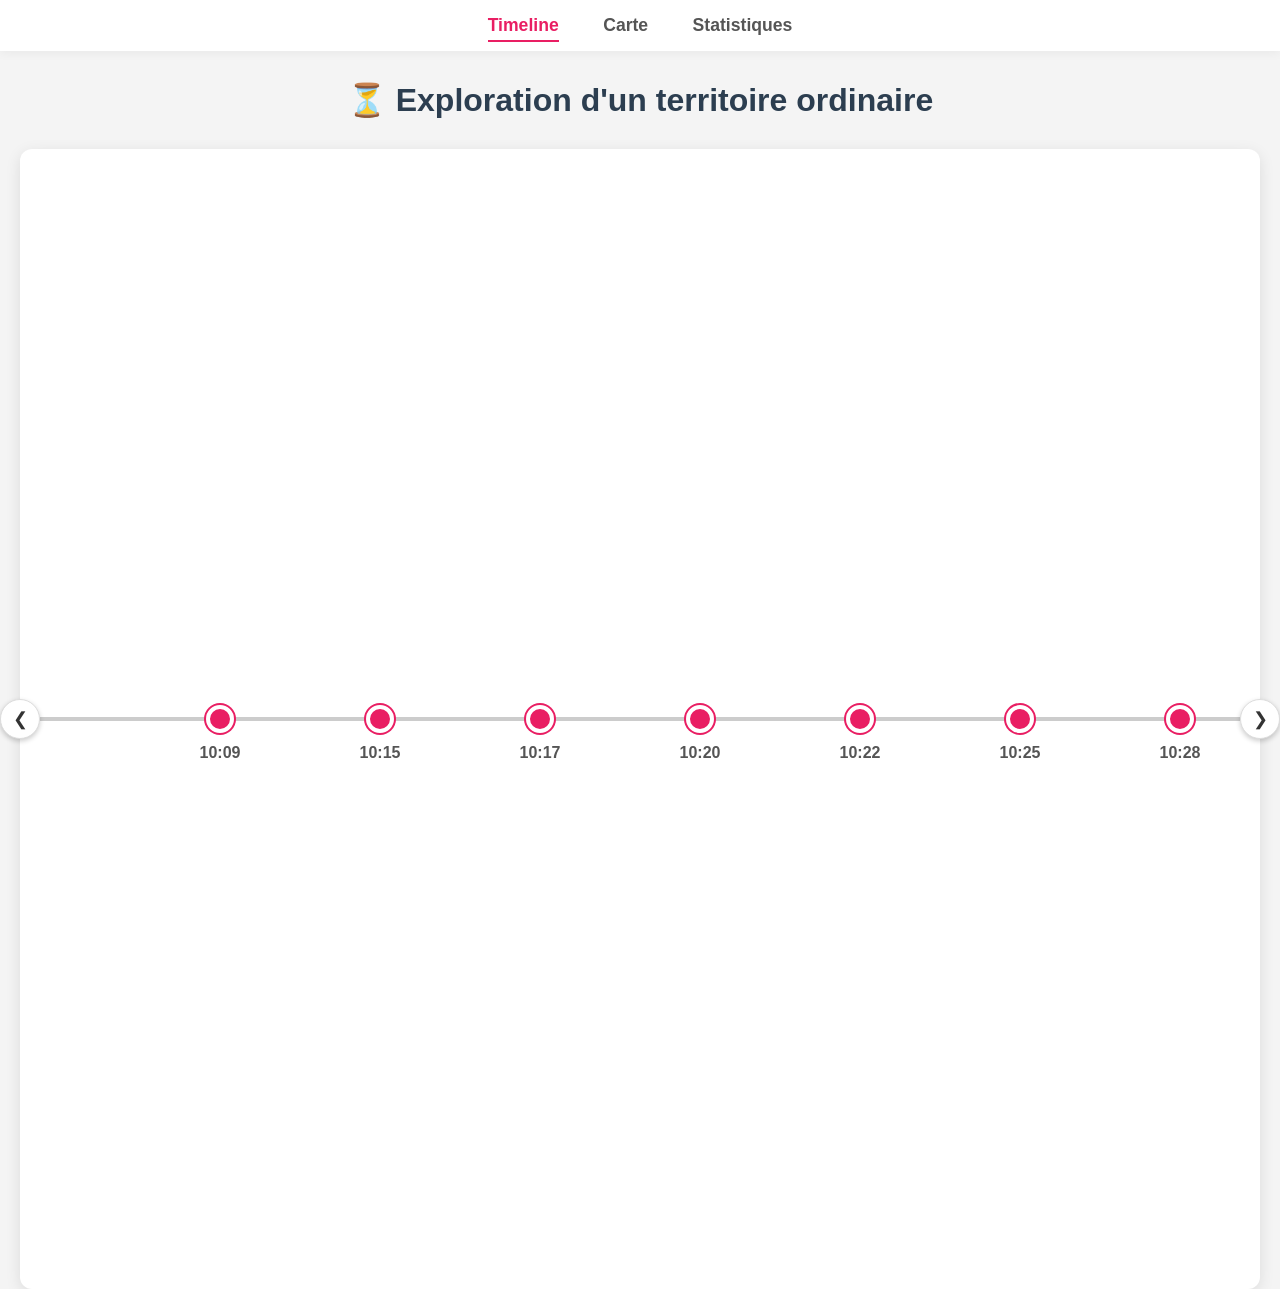
<file: index.html>
<!DOCTYPE html>
<html lang="fr">
<head>
   <meta charset="UTF-8">
   <meta name="viewport" content="width=device-width, initial-scale=1.0">
   <title>Balade Visuelle Aubervilliers</title>
   <link rel="stylesheet" href="styles.css">
</head>

<body>
   <nav class="main-nav">
        <a href="index.html" class="active">Timeline</a>
        <a href="carte.html">Carte</a>
        <a href="graphique.html">Statistiques</a>
    </nav>
  
 <h1 class="page-title">⏳ Exploration d'un territoire ordinaire</h1>

    <div class="visual-container timeline-wrapper">
        
        <button id="scrollLeft" class="nav-btn left-btn">❮</button>

        <div class="timeline-container" id="scrollContainer">
            <div class="timeline" id="timeline-events">
                </div>
        </div>

        <button id="scrollRight" class="nav-btn right-btn">❯</button>
        
    </div>
    
    <script src="timeline.js"></script>
</body>
</html>
</file>
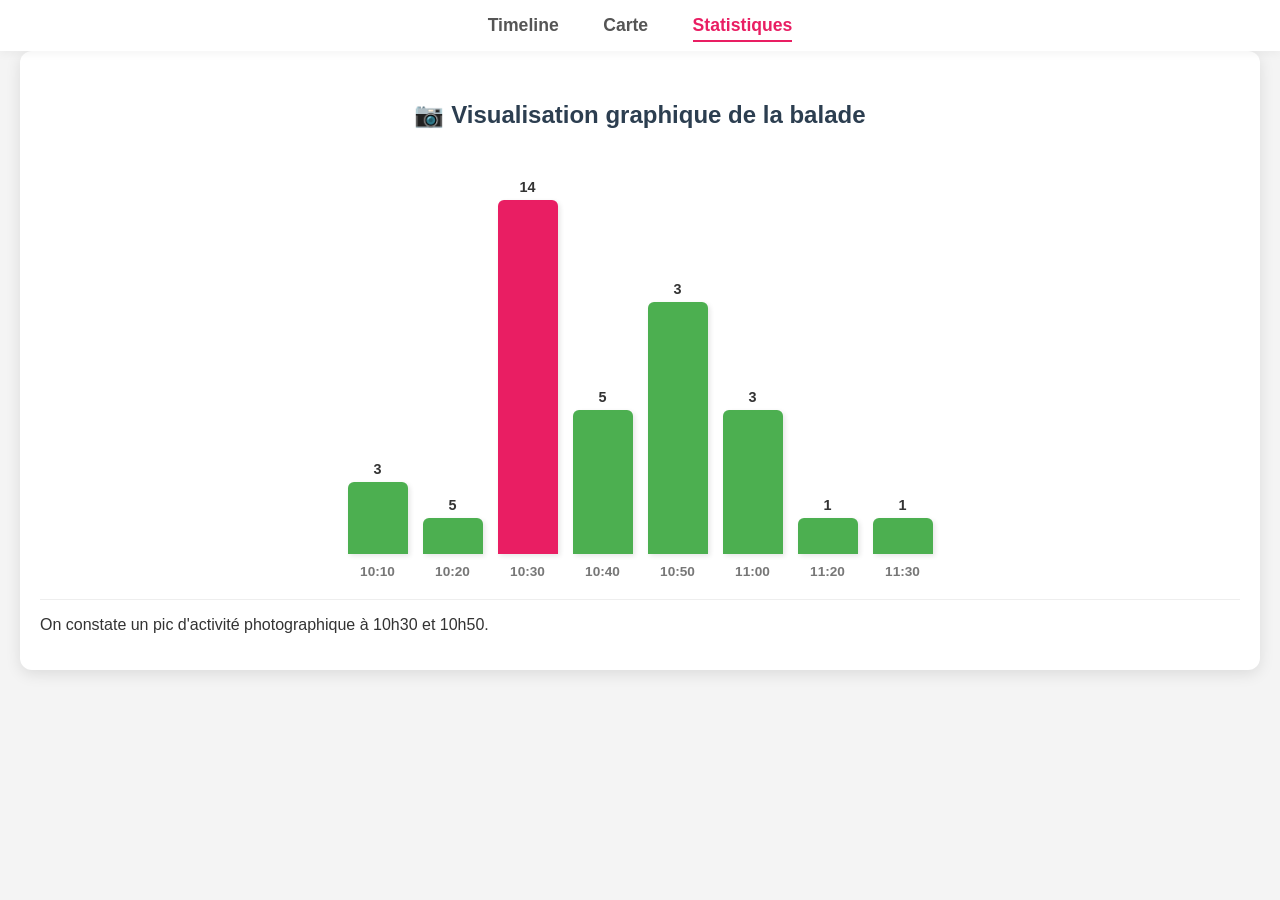
<file: graphique.html>
<!DOCTYPE html>
<html lang="fr">
<head>
    <meta charset="UTF-8">
    <meta name="viewport" content="width=device-width, initial-scale=1.0">
    <title>Statistiques de la Balade</title>
    <link rel="stylesheet" href="styles.css">
</head>
<body>

    <nav class="main-nav">
        <a href="index.html">Timeline</a>
        <a href="carte.html">Carte</a>
        <a href="graphique.html" class="active">Statistiques</a>
    </nav>

    <div class="visual-container">
        <h2 class="page-title">📷 Visualisation graphique de la balade</h2>
        
        <div class="chart-wrapper">
            <div class="bar-group"><span class="count">3</span><div class="bar" style="height: 18%; background-color: #4CAF50;"></div><span class="label">10:10</span></div>
            <div class="bar-group"><span class="count">5</span><div class="bar" style="height: 9%; background-color: #4CAF50;"></div><span class="label">10:20</span></div>
            <div class="bar-group"><span class="count">14</span><div class="bar" style="height: 100%; background-color: #e91e63;"></div><span class="label">10:30</span></div>
            <div class="bar-group"><span class="count">5</span><div class="bar" style="height: 36%; background-color: #4CAF50;"></div><span class="label">10:40</span></div>
            <div class="bar-group"><span class="count">3</span><div class="bar" style="height: 63%; background-color: #4CAF50;"></div><span class="label">10:50</span></div>
            <div class="bar-group"><span class="count">3</span><div class="bar" style="height: 36%; background-color: #4CAF50;"></div><span class="label">11:00</span></div>
            <div class="bar-group"><span class="count">1</span><div class="bar" style="height: 9%; background-color: #4CAF50;"></div><span class="label">11:20</span></div>
            <div class="bar-group"><span class="count">1</span><div class="bar" style="height: 9%; background-color: #4CAF50;"></div><span class="label">11:30</span></div>
        </div>
        
        <p class="chart-legend">On constate un pic d'activité photographique à 10h30 et 10h50.</p>
    </div>

</body>
</html>
</file>
<file: styles.css>
/* =========================================
   1. STYLES GLOBAUX
   ========================================= */
   html, body {
    height: 100%; 
    margin: 0;
    padding: 0;
    font-family: 'Segoe UI', Roboto, Helvetica, Arial, sans-serif;
    background-color: #f4f4f4;
    color: #333;
}

/* =========================================
   2. MENU DE NAVIGATION
   ========================================= */
.main-nav {
    text-align: center;
    background-color: #ffffff;
    padding: 15px 0;
    box-shadow: 0 2px 10px rgba(0,0,0,0.05);
    position: sticky;
    top: 0;
    z-index: 1000;
}
.main-nav a {
    text-decoration: none;
    color: #555;
    font-weight: 600;
    font-size: 1.1em;
    margin: 0 20px;
    padding-bottom: 5px;
    transition: color 0.3s, border-bottom 0.3s;
}
.main-nav a:hover, .main-nav a.active {
    color: #e91e63;
}
.main-nav a.active {
    border-bottom: 2px solid #e91e63;
}

/* =========================================
   3. CONTENEUR VISUEL & NAVIGATION
   ========================================= */
.page-title {
    text-align: center;
    color: #2c3e50;
    margin: 30px 0;
}

/* Le cadre blanc global (comme sur la carte) */
.visual-container {
    max-width: 1200px; /* Un peu plus large pour la timeline */
    margin: 0 auto 50px auto;
    padding: 20px;
    background: white;
    border-radius: 12px;
    box-shadow: 0 4px 15px rgba(0,0,0,0.1);
    position: relative; /* Pour placer les boutons */
}

/* Les boutons de navigation (Flèches) */
.nav-btn {
    position: absolute;
    top: 50%;
    transform: translateY(-50%);
    background-color: white;
    border: 1px solid #ddd;
    border-radius: 50%;
    width: 40px;
    height: 40px;
    font-size: 18px;
    color: #333;
    cursor: pointer;
    box-shadow: 0 2px 5px rgba(0,0,0,0.2);
    z-index: 20;
    transition: background 0.3s, transform 0.2s;
}
.nav-btn:hover {
    background-color: #e91e63;
    color: white;
    transform: translateY(-50%) scale(1.1);
    border-color: #e91e63;
}
.left-btn { left: -20px; } /* Flotte à gauche */
.right-btn { right: -20px; } /* Flotte à droite */

/* =========================================
   4. LA TIMELINE (Zone scrollable)
   ========================================= */
.timeline-container {
    width: 100%;
    min-height: 1100px; /* Hauteur pour afficher les cartes */
    display: flex;
    flex-direction: column;
    justify-content: center;
    overflow-x: auto; /* Scroll horizontal activé */
    overflow-y: hidden;
    scroll-behavior: smooth; /* Défilement fluide */
    /* Cache la barre de défilement (optionnel, plus joli) */
    scrollbar-width: thin;
    scrollbar-color: #e91e63 #f4f4f4;
}

.timeline {
    display: flex;
    align-items: center;
    position: relative;
    min-width: max-content;
    height: 4px;
    background: #ccc;
    
    /* 🟢 LE SECRET : Marges internes pour que les extrémités ne soient pas coupées */
    padding: 0 100px; 
}

/* Les Points */
.timeline-event {
    position: relative;
    margin: 0 80px;
    flex-shrink: 0;
}

.timeline-dot {
    width: 20px;
    height: 20px;
    background-color: #e91e63;
    border: 4px solid #fff;
    border-radius: 50%;
    cursor: pointer;
    box-shadow: 0 0 0 2px #e91e63;
    transition: transform 0.3s;
    position: absolute;
    top: 50%;
    left: 50%;
    transform: translate(-50%, -50%);
}

.timeline-dot:hover {
    transform: translate(-50%, -50%) scale(1.3);
    background-color: #c2185b;
}

.timeline-date {
    position: absolute;
    top: 25px;
    left: 50%;
    transform: translateX(-50%);
    font-weight: bold;
    color: #555;
    white-space: nowrap;
}

/* =========================================
   5. LES CARTES (POPUP)
   ========================================= */
.timeline-card {
    position: absolute;
    width: 260px; /* Largeur fixe */
    background: white;
    padding: 15px;
    border-radius: 8px;
    box-shadow: 0 8px 20px rgba(0,0,0,0.2);
    text-align: left;
    
    opacity: 0;
    visibility: hidden;
    transition: opacity 0.3s, transform 0.3s;
    z-index: 100; /* Au-dessus de tout */
    
    left: 50%;
    transform: translateX(-50%);
    
    /* Toujours au-dessus du point */
    bottom: 40px; 
    transform-origin: bottom center;
}

.timeline-event:hover .timeline-card {
    opacity: 1;
    visibility: visible;
}

.timeline-card img {
    width: 100%;
    height: 350px; /* Hauteur fixe pour uniformiser */
    object-fit: cover;
    border-radius: 4px;
    margin-bottom: 10px;
    display: block;
    background: #eee;
}

.timeline-card h3 { margin: 0 0 5px 0; color: #e91e63; font-size: 1.1em; }
.timeline-card p { margin: 5px 0; font-size: 0.9em; color: #666; line-height: 1.4; }

/* Triangle décoratif */
.card-pointer {
    position: absolute;
    left: 50%;
    transform: translateX(-50%);
    width: 0;
    height: 0;
    border-left: 10px solid transparent;
    border-right: 10px solid transparent;
    bottom: -10px;
    border-top: 10px solid white;
}

/* =========================================
   6. Styles copiés pour Carte et Graphique (pour ne rien casser)
   ========================================= */
#map { height: 600px; width: 100%; border-radius: 8px; border: 1px solid #ddd; }
.popup-img { width: 200px; height: auto; margin-top: 8px; border-radius: 4px; }
.chart-wrapper { display: flex; align-items: flex-end; justify-content: center; height: 400px; gap: 15px; padding: 20px 0; border-bottom: 1px solid #eee; }
.bar-group { display: flex; flex-direction: column; align-items: center; justify-content: flex-end; width: 60px; height: 100%; }
.bar { width: 100%; border-radius: 6px 6px 0 0; transition: height 0.6s ease; box-shadow: 2px 2px 5px rgba(0,0,0,0.1); }
.bar:hover { opacity: 0.9; transform: scaleY(1.02); }
.label { margin-top: 10px; font-size: 0.85em; color: #777; font-weight: 600; }
.count { margin-bottom: 5px; font-weight: bold; color: #333; font-size: 0.9em; }
</file>
